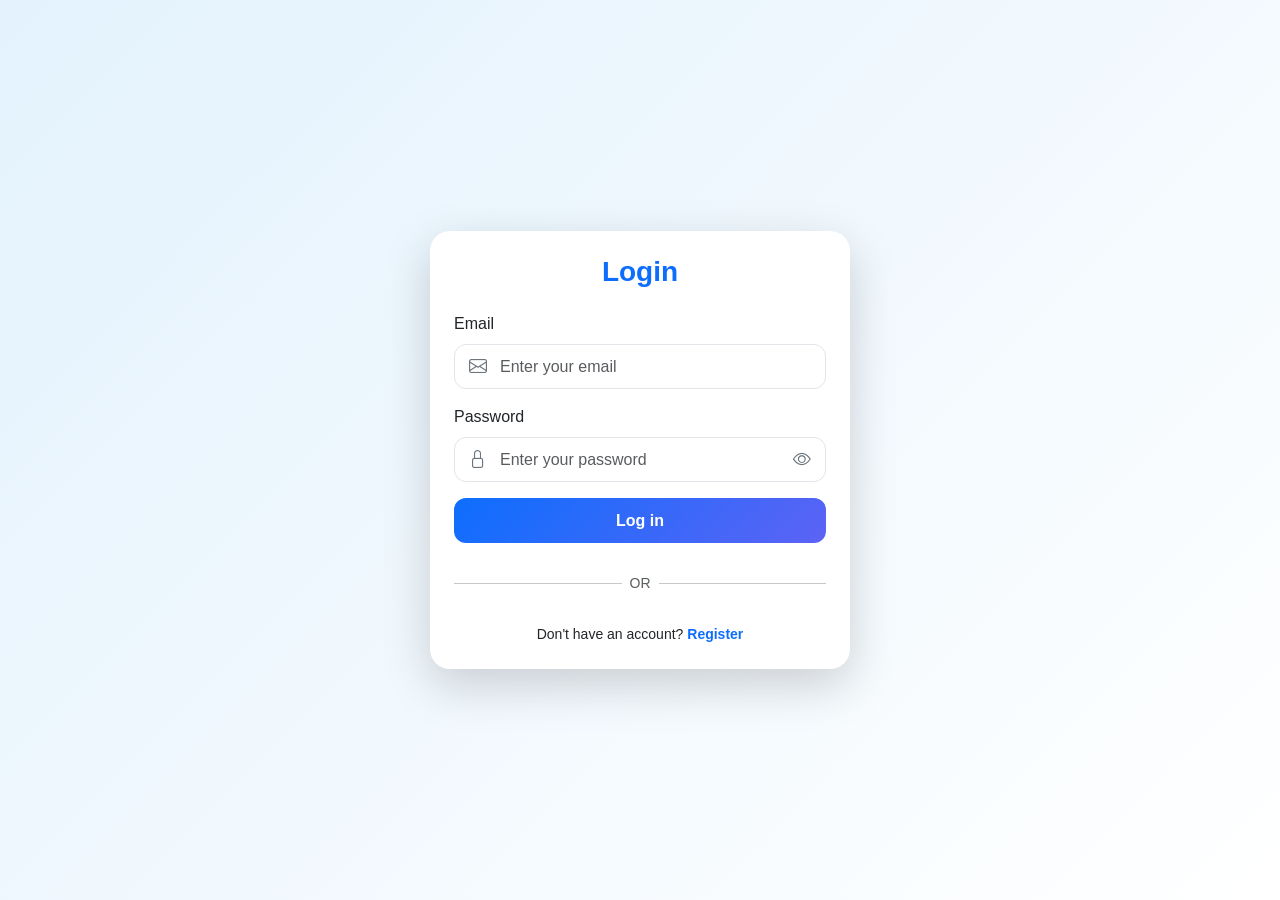
<file: index.html>
<!DOCTYPE html>
<html lang="en">
<head>
  <meta charset="UTF-8">
  <meta name="viewport" content="width=device-width, initial-scale=1.0">
  <title>Login</title>

  <!-- Bootstrap -->
  <link href="https://cdn.jsdelivr.net/npm/bootstrap@5.3.2/dist/css/bootstrap.min.css" rel="stylesheet">
  <link href="https://cdn.jsdelivr.net/npm/bootstrap-icons@1.11.3/font/bootstrap-icons.css" rel="stylesheet">

  <style>
    body {
      background: linear-gradient(135deg, #e3f2fd, #ffffff);
      font-family: 'Segoe UI', Tahoma, Geneva, Verdana, sans-serif;
    }

    .login-card {
      width: 420px;
      max-width: 100%;
      border: none;
      background: #fff;
      border-radius: 20px;
    }

    .form-control {
      border-radius: 12px;
      border: 1px solid #e2e6ea;
      padding-left: 45px;
      height: 45px;
    }

    .form-control:focus {
      border-color: #0d6efd;
      box-shadow: 0 0 0 0.15rem rgba(13, 110, 253, 0.15);
    }

    .form-control.is-invalid {
      border-color: #dc3545;
    }

    .form-control.is-invalid:focus {
      border-color: #dc3545;
      box-shadow: 0 0 0 0.15rem rgba(220, 53, 69, 0.25);
    }

    .icon-left {
      position: absolute;
      left: 15px;
      top: 50%;
      transform: translateY(-50%);
      color: #6c757d;
      font-size: 18px;
    }

    .icon-right {
      position: absolute;
      right: 15px;
      top: 50%;
      transform: translateY(-50%);
      cursor: pointer;
      color: #6c757d;
      font-size: 18px;
    }

    .btn-primary {
      border-radius: 12px;
      font-weight: 600;
      height: 45px;
      background: linear-gradient(135deg, #0d6efd, #5c63f5);
      border: none;
      transition: all 0.3s ease;
    }

    .btn-primary:hover {
      background: linear-gradient(135deg, #0b5ed7, #4a56d4);
      transform: translateY(-2px);
      box-shadow: 0 4px 12px rgba(13, 110, 253, 0.4);
    }

    .btn-primary:disabled {
      opacity: 0.7;
      cursor: not-allowed;
    }

    .my-toast-error,
    .my-toast-success {
      position: fixed;
      top: 20px;
      right: 20px;
      display: none;
      min-width: 300px;
      z-index: 9999;
      border-radius: 12px;
      font-weight: 500;
      animation: slideIn 0.3s ease-out;
    }

    @keyframes slideIn {
      from {
        transform: translateX(400px);
        opacity: 0;
      }
      to {
        transform: translateX(0);
        opacity: 1;
      }
    }
  </style>
</head>

<body>
  <div class="d-flex justify-content-center align-items-center min-vh-100 px-3">
    <div class="login-card shadow-lg p-4">
      <h3 class="text-center text-primary fw-semibold mb-4">Login</h3>

      <form>
        <!-- Email -->
        <label class="form-label fw-medium">Email</label>
        <div class="position-relative mb-3">
          <input type="email" id="email" class="form-control" placeholder="Enter your email">
          <i class="bi bi-envelope icon-left"></i>
        </div>

        <!-- Password -->
        <label class="form-label fw-medium">Password</label>
        <div class="position-relative mb-3">
          <input type="password" id="password" class="form-control" placeholder="Enter your password">
          <i class="bi bi-lock icon-left"></i>
          <i class="bi bi-eye icon-right" id="togglePassword"></i>
        </div>

        <button type="submit" class="btn btn-primary w-100">Log in</button>
      </form>

      <div class="d-flex align-items-center my-4">
        <hr class="flex-grow-1">
        <span class="mx-2 text-muted small">OR</span>
        <hr class="flex-grow-1">
      </div>

      <p class="text-center small mb-0">
        Don't have an account?
        <a href="register.html" class="fw-semibold text-primary text-decoration-none">Register</a>
      </p>
    </div>
  </div>

  <!-- Toast -->
  <div class="my-toast-error alert alert-danger rounded-3">Login failed!</div>
  <div class="my-toast-success alert alert-success rounded-3">Login success!</div>

  <script src="assets/Js/BaseURL.js"></script>
  <script src="assets/Js/login.js"></script>
  <script>
    // Toggle password eye
    const toggle = document.getElementById("togglePassword");
    const password = document.getElementById("password");

    toggle.addEventListener("click", () => {
      const type = password.type === "password" ? "text" : "password";
      password.type = type;
      toggle.classList.toggle("bi-eye");
      toggle.classList.toggle("bi-eye-slash");
    });
  </script>
</body>
</html>
</file>
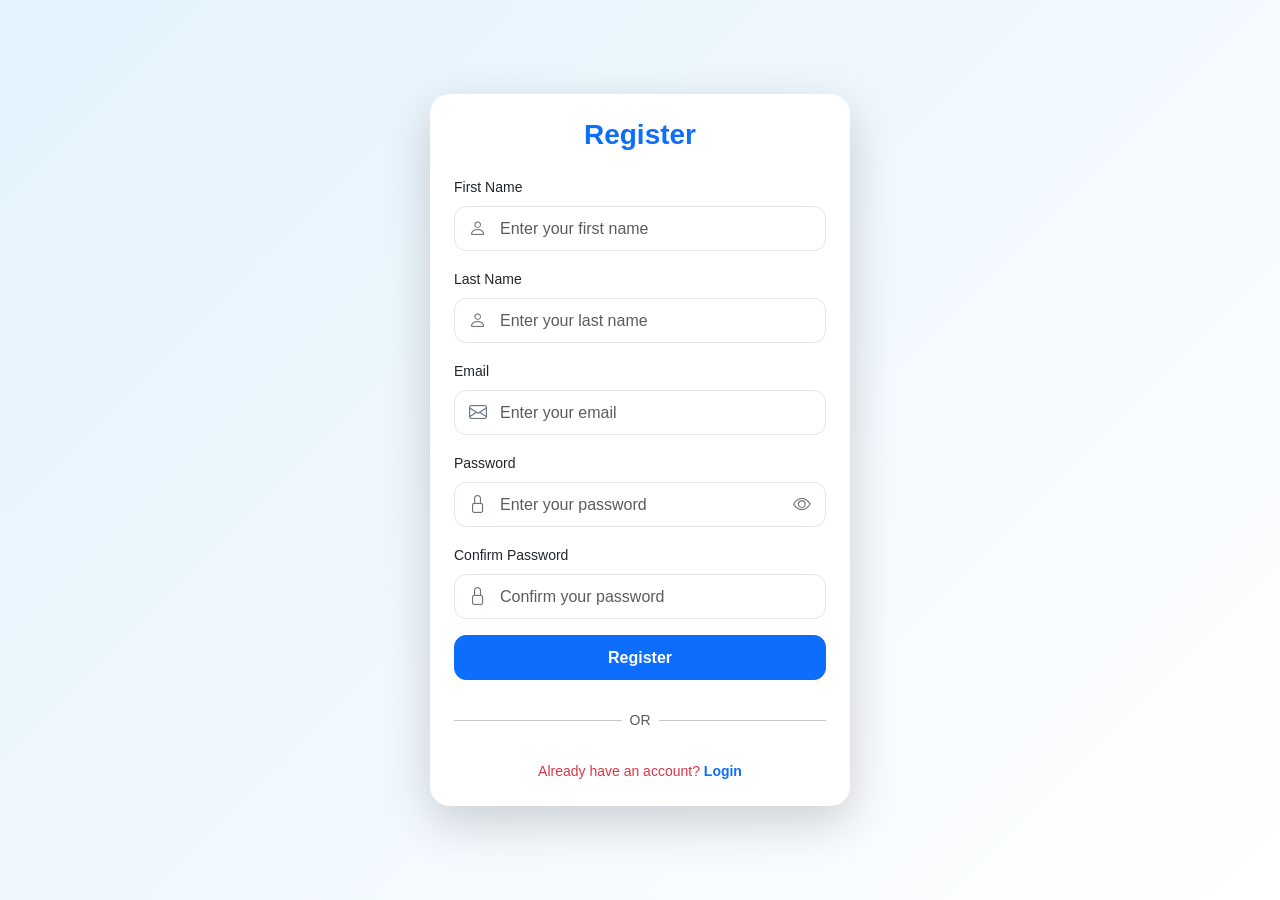
<file: register.html>
<!DOCTYPE html>
<html lang="en">
<head>
  <meta charset="UTF-8">
  <meta name="viewport" content="width=device-width, initial-scale=1.0">
  <title>Register</title>

  <!-- Bootstrap -->
  <link href="https://cdn.jsdelivr.net/npm/bootstrap@5.3.2/dist/css/bootstrap.min.css" rel="stylesheet">
  <link href="https://cdn.jsdelivr.net/npm/bootstrap-icons@1.11.3/font/bootstrap-icons.css" rel="stylesheet">

  <style>
    body {
      background: linear-gradient(135deg, #e3f2fd, #ffffff);
      font-family: 'Segoe UI', Tahoma, Geneva, Verdana, sans-serif;
    }

    .register-card {
      width: 420px;
      max-width: 100%;
      border: none;
      background: #fff;
      border-radius: 20px;
    }

    .form-control {
      border-radius: 12px;
      border: 1px solid #e2e6ea;
      padding-left: 45px;
      height: 45px;
    }

    .form-control:focus {
      border-color: #0d6efd;
      box-shadow: 0 0 0 0.15rem rgba(13, 110, 253, 0.15);
    }

    .form-control.rq {
      border-color: #dc3545;
    }

    .form-control.focused {
      border-color: #0d6efd;
    }

    .icon-left {
      position: absolute;
      left: 15px;
      top: 50%;
      transform: translateY(-50%);
      color: #6c757d;
      font-size: 18px;
    }

    .icon-right {
      position: absolute;
      right: 15px;
      top: 50%;
      transform: translateY(-50%);
      cursor: pointer;
      color: #6c757d;
      font-size: 18px;
    }

    .btn-primary {
      border-radius: 12px;
      font-weight: 600;
      height: 45px;
    }

    .my-toast-error,
    .my-toast-success {
      position: fixed;
      top: 20px;
      right: 20px;
      display: none;
      min-width: 250px;
      z-index: 9999;
    }

    p {
      color: #dc3545;
      font-size: 12px;
      margin-top: 4px;
      margin-bottom: 8px;
    }

    .form-group {
      margin-bottom: 16px;
    }

    .form-label {
      font-weight: 500;
      margin-bottom: 8px;
      font-size: 14px;
    }
  </style>
</head>

<body>
  <div class="d-flex justify-content-center align-items-center min-vh-100 px-3">
    <div class="register-card shadow-lg p-4">
      <h3 class="text-center text-primary fw-semibold mb-4">Register</h3>

      <form>
        <!-- First Name -->
        <div class="form-group">
          <label class="form-label fw-medium">First Name</label>
          <div class="position-relative">
            <input type="text" id="fname" class="form-control" placeholder="Enter your first name">
            <i class="bi bi-person icon-left"></i>
          </div>
          <p></p>
        </div>

        <!-- Last Name -->
        <div class="form-group">
          <label class="form-label fw-medium">Last Name</label>
          <div class="position-relative">
            <input type="text" id="lname" class="form-control" placeholder="Enter your last name">
            <i class="bi bi-person icon-left"></i>
          </div>
          <p></p>
        </div>

        <!-- Email -->
        <div class="form-group">
          <label class="form-label fw-medium">Email</label>
          <div class="position-relative">
            <input type="email" id="email" class="form-control" placeholder="Enter your email">
            <i class="bi bi-envelope icon-left"></i>
          </div>
          <p></p>
        </div>

        <!-- Password -->
        <div class="form-group">
          <label class="form-label fw-medium">Password</label>
          <div class="position-relative">
            <input type="password" id="password" class="form-control" placeholder="Enter your password">
            <i class="bi bi-lock icon-left"></i>
            <i class="bi bi-eye icon-eye icon-right" class="icon-eye"></i>
          </div>
          <p></p>
        </div>

        <!-- Confirm Password -->
        <div class="form-group">
          <label class="form-label fw-medium">Confirm Password</label>
          <div class="position-relative">
            <input type="password" id="cpassword" class="form-control" placeholder="Confirm your password">
            <i class="bi bi-lock icon-left"></i>
          </div>
          <p></p>
        </div>

        <button type="submit" class="btn btn-primary w-100">Register</button>
      </form>

      <div class="d-flex align-items-center my-4">
        <hr class="flex-grow-1">
        <span class="mx-2 text-muted small">OR</span>
        <hr class="flex-grow-1">
      </div>

      <p class="text-center small mb-0">
        Already have an account?
        <a href="index.html" class="fw-semibold text-primary text-decoration-none">Login</a>
      </p>
    </div>
  </div>

  <!-- Toast -->
  <div class="my-toast-error alert alert-danger rounded-3">Registration failed!</div>
  <div class="my-toast-success alert alert-success rounded-3">Registered successfully!</div>

  <script src="assets/Js/BaseURL.js"></script>
  <script src="assets/Js/register.js"></script>
  <script>
    // Toggle password eye
    document.querySelectorAll(".icon-eye").forEach((eye) => {
      eye.onclick = () => {
        const input = eye.parentElement.querySelector("input");
        input.type = input.type === "password" ? "text" : "password";
        eye.classList.toggle("bi-eye");
        eye.classList.toggle("bi-eye-slash");
      };
    });
  </script>
</body>
</html>
</file>
